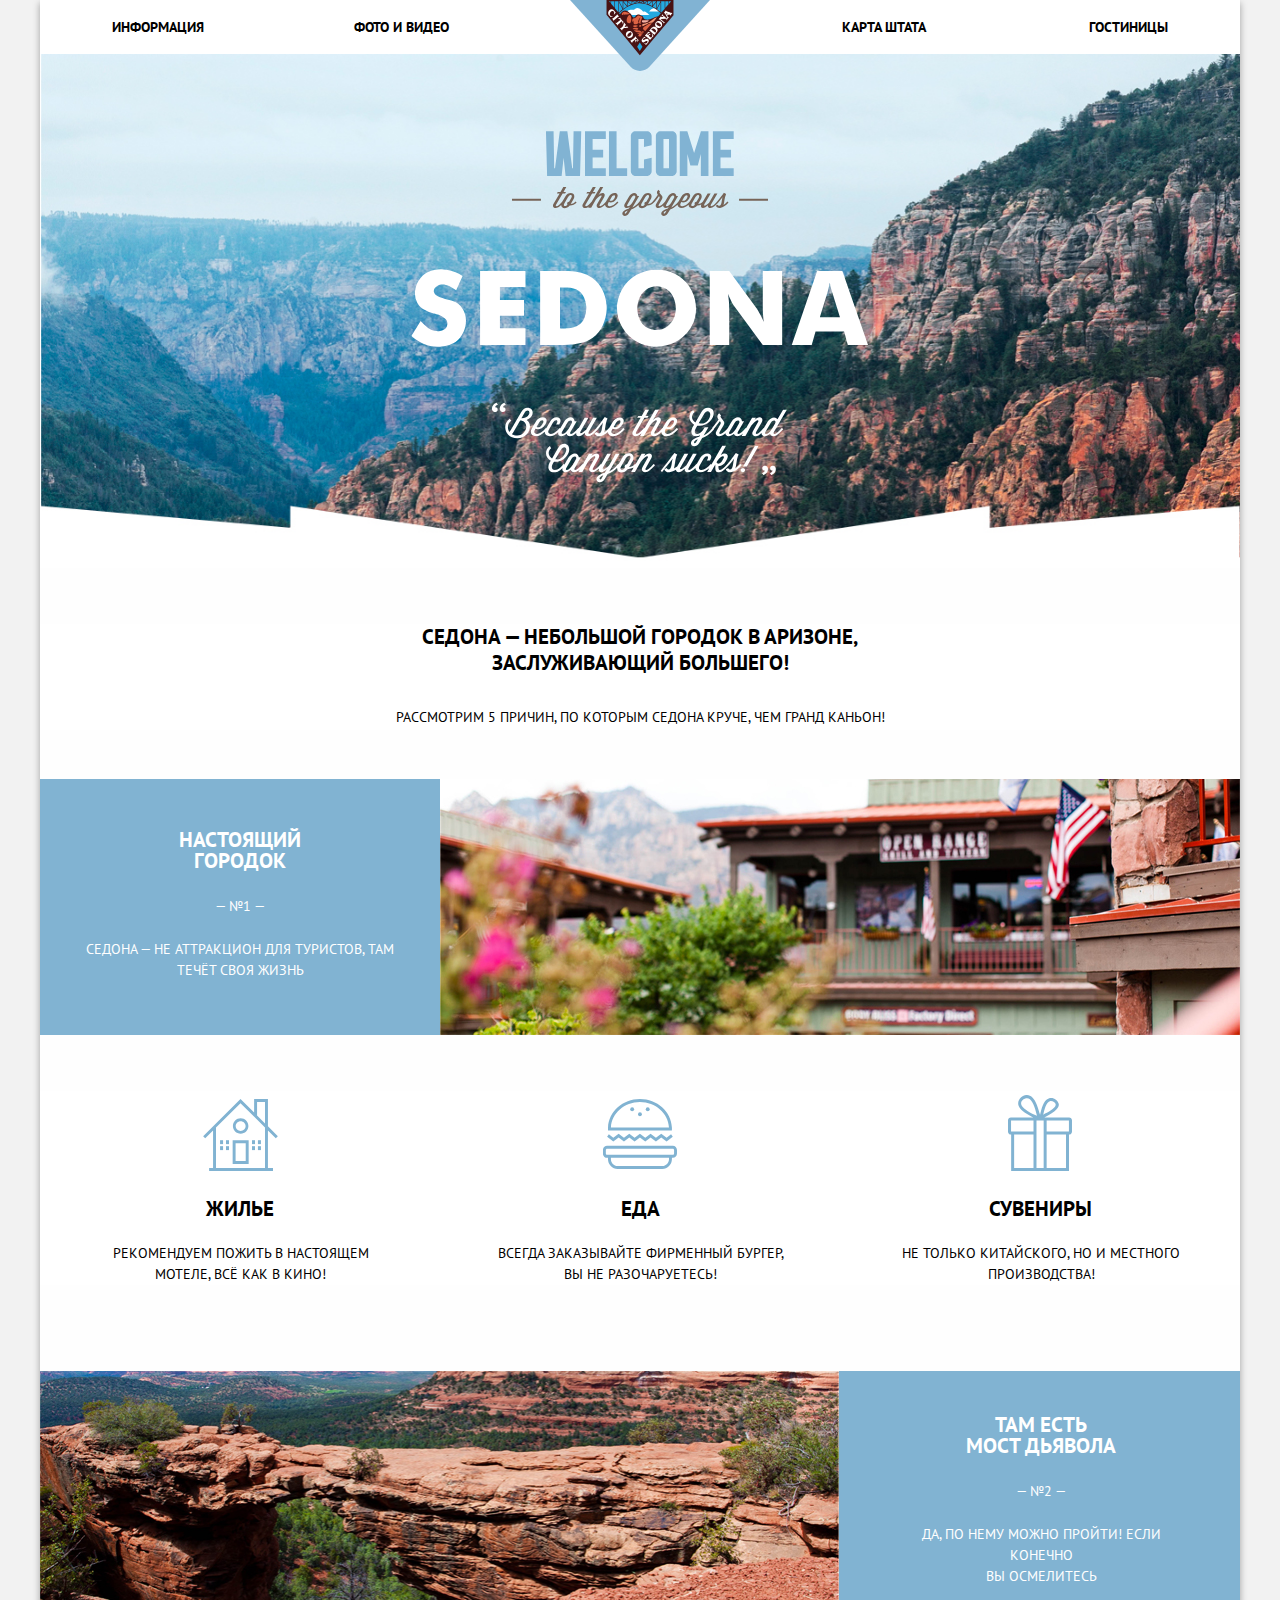
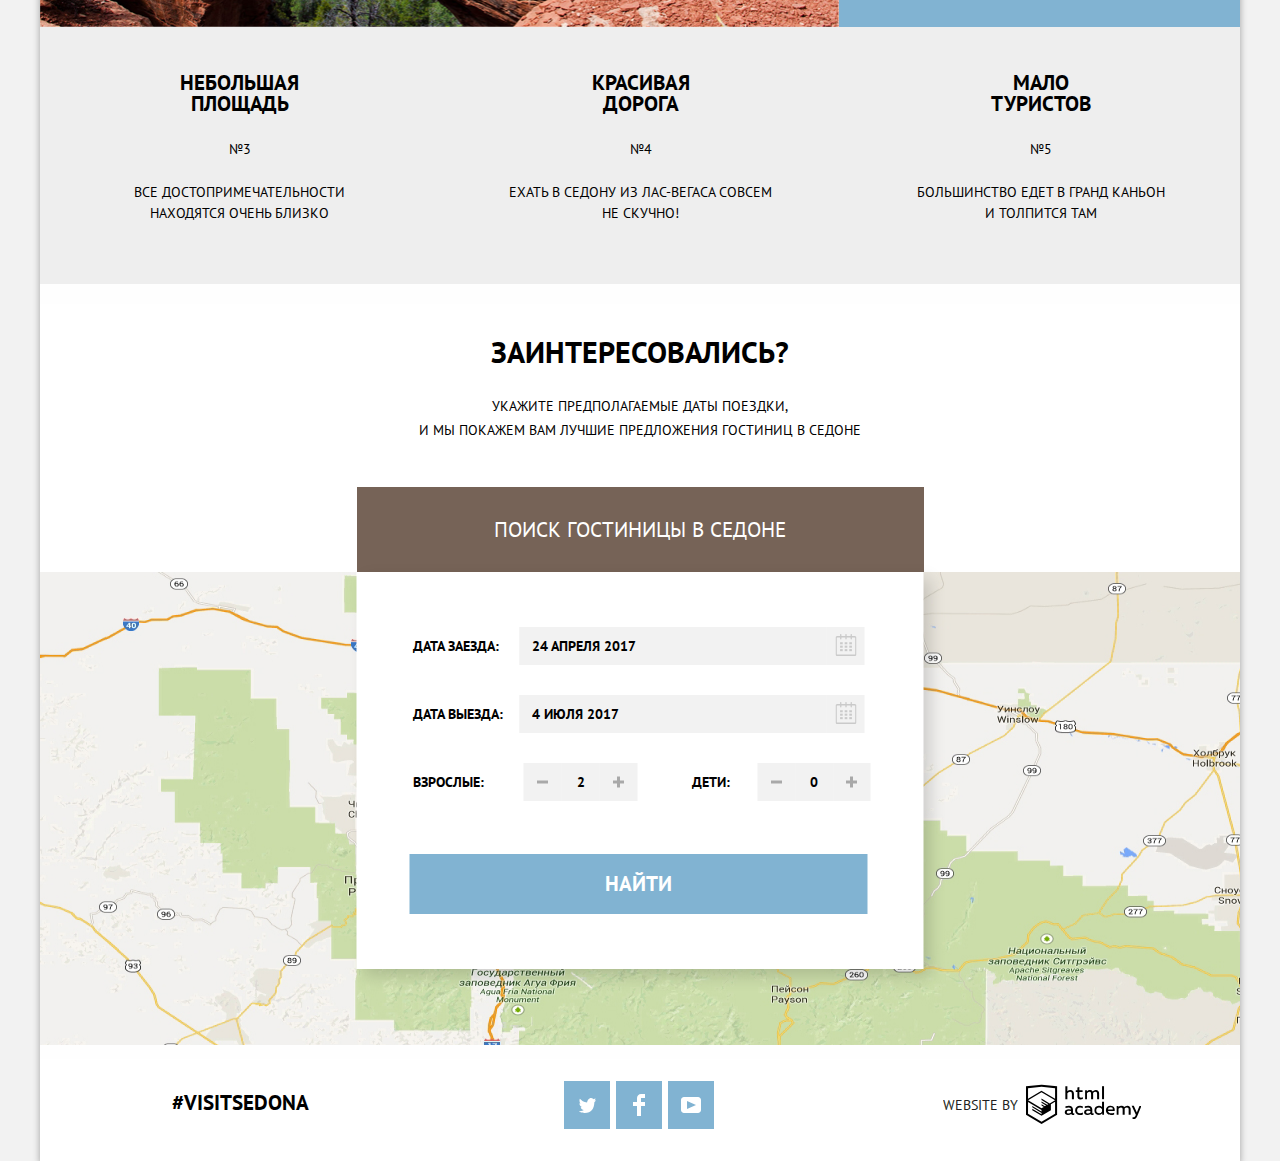
<file: index.html>
<!DOCTYPE html>
<html lang="ru">
   <head>
      <meta charset="utf-8">
         <title>SEDONA </title>
         <link rel="stylesheet" type="text/css" href="css/normalize.css">
         <link href="https://fonts.googleapis.com/css?family=PT+Sans:400,700&amp;subset=cyrillic" rel="stylesheet">
         <link rel="stylesheet" type="text/css" href="css/styles.min.css">
   </head>
   <body>
      <div class="wrap">
         <header class="main-header">
            <nav class="main-navigation">
               <ul class="site-navigation">
                  <li class="navigation-item site-nav-info"><a href="info.html">ИНФОРМАЦИЯ</a></li>
                  <li class="navigation-item site-nav-gallery"><a href="gallery.html">ФОТО И ВИДЕО</a></li>
                  <li class="navigation-item site-nav-map"><a href="map.html">КАРТА ШТАТА</a></li>
                  <li class="navigation-item site-nav-hotels"><a href="sedona_hotels.html">ГОСТИНИЦЫ</a></li>
               </ul>
            </nav>
            <a class="main-header-logo"><img src="img/logo.svg" alt="Логотип Седона" width="140" height="71"></a>
         </header>

         <main class="container">

            <section class="picture">
               <img class="main-picture" src="img/main_index.jpg" alt="Главная картинка" width="1200" height="504">
               <div class="main-picture-welcome"></div>
            </section>

            <section class="advantage-list">
               <div class="designation">
                  <h1> Седона — небольшой городок в Аризоне,<br> заслуживающий большего!</h1>
                  <p>Рассмотрим 5 причин, по которым Седона круче, чем гранд каньон!</p>
               </div>
               <ul class="advantage">
                  <li>
                     <div class="advantage-1">
                        <div class="advantage-item-1">
                           <h2>НАСТОЯЩИЙ<br> ГОРОДОК</h2>
                           <p class="advantage-number">— №1 —</p>
                           <p class="advantage-text">Седона — не аттракцион для туристов, там течёт своя жизнь</p>
                        </div>
                        <div class="advantage-1-pic">
                           <img class="pic-1" src="img/index_pic1.jpg" alt="Картинка-1" width="800" height="256">
                        </div>
                     </div>
                  </li>
                  <li>
                     <div class="advantage-4">
                        <ul class="advantage flex">
                           <li class="advantage-item-accomodation">
                              <h3>Жилье</h3>
                              <p>Рекомендуем пожить в настоящем мотеле, всё как в кино!</p>
                           </li>
                           <li class="advantage-item-food">
                              <h3>Еда</h3>
                              <p>Всегда заказывайте фирменный бургер, вы не разочаруетесь!</p>
                           </li>
                           <li class="advantage-item-gifts">
                              <h3>Сувениры</h3>
                              <p>Не только китайского, но и местного производства!</p>
                           </li>
                        </ul>
                     </div>
                  </li>
                  <li>
                     <div class="advantage-2">
                        <div class="advantage-2-pic">
                           <img class="pic-1" src="img/index_pic2.jpg" alt="Картинка-2" width="800" height="256">
                        </div>
                        <div class="advantage-item-2">
                           <h2>ТАМ ЕСТЬ<br> МОСТ ДЬЯВОЛА</h2>
                           <p class="advantage-number">— №2 —</p>
                           <p class="advantage-text">Да, по нему можно пройти! Если конечно<br> вы осмелитесь </p>
                        </div>
                     </div>
                  </li>
                  <li>
                     <div class="advantages">
                        <ul class="flex">
                           <li  class="advantage-item-3">
                              <h2>НЕБОЛЬШАЯ<br> ПЛОЩАДЬ</h2>
                              <p class="advantage-number"> №3 </p>
                              <p class="advantage-text">Все достопримечательности находятся очень близко</p>
                           </li>
                           <li  class="advantage-item-4">
                              <h2>КРАСИВАЯ<br> ДОРОГА</h2>
                              <p class="advantage-number">№4 </p>
                              <p class="advantage-text">Ехать в Седону из Лас-Вегаса совсем не скучно!</p>
                           </li>
                           <li  class="advantage-item-5">
                              <h2>МАЛО<br> ТУРИСТОВ</h2>
                              <p class="advantage-number">№5 </p>
                              <p class="advantage-text">Большинство едет в гранд каньон и толпится там</p>
                           </li>
                        </ul>
                     </div>
                  </li>
               </ul>             
            </section>

            <section class="form">
               <div class="hotels-form">
                  <h3>ЗАИНТЕРЕСОВАЛИСЬ?</h3>
                  <p>Укажите предполагаемые даты поездки,<br> и мы покажем вам лучшие предложения гостиниц в седоне</p>
                  <button class="hotels-search" type="button">ПОИСК ГОСТИНИЦЫ В СЕДОНЕ</button>
               </div>
               <form class="hotels-search-form modal-show modal-show-animation" action="https://echo.htmlacademy.ru" method="get">
                  <div class="form-1">
                     <label>Дата заезда:<input class="appointment-item-date1" type="text" name="date" value="24 апреля 2017"></label>
                     <button class="btn-calendar" type="button">
                        <span class="visually-hidden">календарь</span>
                        <svg version="1.1" id="Layer_1" xmlns="http://www.w3.org/2000/svg" xmlns:xlink="http://www.w3.org/1999/xlink" x="0px" y="0px" width="21px" height="22px" viewBox="0 0 21 22" enable-background="new 0 0 21 22" xml:space="preserve">
                           <g id="calendar_1_">
                              <path d="M19.251,2.025h-2.845V0.648c0-0.381-0.294-0.689-0.656-0.689c-0.363,0-0.656,0.308-0.656,0.689v1.377h-3.938V0.648
                              c0-0.381-0.294-0.689-0.655-0.689c-0.363,0-0.657,0.308-0.657,0.689v1.377H5.906V0.648c0-0.381-0.294-0.689-0.656-0.689
                              c-0.363,0-0.657,0.308-0.657,0.689v1.377H1.75C0.784,2.025,0,2.847,0,3.862v16.302C0,21.179,0.784,22,1.75,22h17.501
                              C20.217,22,21,21.179,21,20.164V3.862C21,2.847,20.217,2.025,19.251,2.025z M19.688,20.164c0,0.253-0.195,0.459-0.437,0.459H1.75
                              c-0.241,0-0.438-0.206-0.438-0.459V3.862c0-0.253,0.196-0.459,0.438-0.459h2.844v1.378c0,0.381,0.294,0.689,0.657,0.689
                              c0.362,0,0.656-0.308,0.656-0.689V3.403h3.938v1.378c0,0.381,0.294,0.689,0.657,0.689c0.361,0,0.655-0.308,0.655-0.689V3.403h3.938
                              v1.378c0,0.381,0.293,0.689,0.656,0.689c0.362,0,0.656-0.308,0.656-0.689V3.403h2.845c0.241,0,0.437,0.206,0.437,0.459V20.164z"/>
                              <rect x="4.594" y="8.225" width="2.625" height="2.066"/>
                              <rect x="4.594" y="11.668" width="2.625" height="2.067"/>
                              <rect x="4.594" y="15.112" width="2.625" height="2.066"/>
                              <rect x="9.188" y="15.112" width="2.625" height="2.066"/>
                              <rect x="9.188" y="11.668" width="2.625" height="2.067"/>
                              <rect x="9.188" y="8.225" width="2.625" height="2.066"/>
                              <rect x="13.781" y="15.112" width="2.625" height="2.066"/>
                              <rect x="13.781" y="11.668" width="2.625" height="2.067"/>
                              <rect x="13.781" y="8.225" width="2.625" height="2.066"/>
                           </g>
                        </svg>   
                     </button>
                  </div>
                  <div class="form-1">
                     <label>Дата выезда:<input class="appointment-item-date2" type="text" name="date" value="4 июля 2017"></label>
                     <button class="btn-calendar" type="button">
                        <span class="visually-hidden">календарь</span>
                        <svg version="1.1" xmlns="http://www.w3.org/2000/svg" xmlns:xlink="http://www.w3.org/1999/xlink" x="0px" y="0px" width="21px" height="22px" viewBox="0 0 21 22" enable-background="new 0 0 21 22" xml:space="preserve">
                           <g>
                              <path d="M19.251,2.025h-2.845V0.648c0-0.381-0.294-0.689-0.656-0.689c-0.363,0-0.656,0.308-0.656,0.689v1.377h-3.938V0.648
                              c0-0.381-0.294-0.689-0.655-0.689c-0.363,0-0.657,0.308-0.657,0.689v1.377H5.906V0.648c0-0.381-0.294-0.689-0.656-0.689
                              c-0.363,0-0.657,0.308-0.657,0.689v1.377H1.75C0.784,2.025,0,2.847,0,3.862v16.302C0,21.179,0.784,22,1.75,22h17.501
                              C20.217,22,21,21.179,21,20.164V3.862C21,2.847,20.217,2.025,19.251,2.025z M19.688,20.164c0,0.253-0.195,0.459-0.437,0.459H1.75
                              c-0.241,0-0.438-0.206-0.438-0.459V3.862c0-0.253,0.196-0.459,0.438-0.459h2.844v1.378c0,0.381,0.294,0.689,0.657,0.689
                              c0.362,0,0.656-0.308,0.656-0.689V3.403h3.938v1.378c0,0.381,0.294,0.689,0.657,0.689c0.361,0,0.655-0.308,0.655-0.689V3.403h3.938
                              v1.378c0,0.381,0.293,0.689,0.656,0.689c0.362,0,0.656-0.308,0.656-0.689V3.403h2.845c0.241,0,0.437,0.206,0.437,0.459V20.164z"/>
                              <rect x="4.594" y="8.225" width="2.625" height="2.066"/>
                              <rect x="4.594" y="11.668" width="2.625" height="2.067"/>
                              <rect x="4.594" y="15.112" width="2.625" height="2.066"/>
                              <rect x="9.188" y="15.112" width="2.625" height="2.066"/>
                              <rect x="9.188" y="11.668" width="2.625" height="2.067"/>
                              <rect x="9.188" y="8.225" width="2.625" height="2.066"/>
                              <rect x="13.781" y="15.112" width="2.625" height="2.066"/>
                              <rect x="13.781" y="11.668" width="2.625" height="2.067"/>
                              <rect x="13.781" y="8.225" width="2.625" height="2.066"/>
                           </g>
                        </svg>
                     </button>
                  </div>
                  <div class="form-bottom">
                     <div class="form-1-1">
                        <label class="form1-adlts">Взрослые:</label>
                        <button class="btn-minus" type="button">-</button>
                        <input class="appointment-item" type="text" name="adults" value="2">
                        <button class="btn-plus" type="button">+</button>
                     </div>
                     <div class="form-1-1">
                        <label class="form1-chld">Дети:</label>
                        <button class="btn-minus" type="button">-</button>
                        <input class="appointment-item" type="text" name="children" value="0">
                        <button class="btn-plus" type="button">+</button>
                     </div>
                  </div>
                  <button class="btn-hotel-seach" type="submit">Найти</button>
               </form>
            </section>

            <section class="map">
               <iframe src="https://www.google.com/maps/embed?pb=!1m18!1m12!1m3!1d212618.3331814431!2d-111.9325035041341!3d34.84298014997811!2m3!1f0!2f0!3f0!3m2!1i1024!2i768!4f13.1!3m3!1m2!1s0x872da132f942b00d%3A0x5548c523fa6c8efd!2z0KHQtdC00L7QvdCwLCDQkNGA0LjQt9C-0L3QsCA4NjMzNiwg0KHQqNCQ!5e0!3m2!1sru!2sru!4v1546951305946" width="1200" height="473" style="border:0" allowfullscreen>
               </iframe>
               <img src="img/map.jpg" alt="map" width="1200" height="473">
            </section>
            
         </main>

         <footer class="main-footer">
            <p class="footer-visitsedona">#VISITSEDONA</p>
            <ul class="footer-social">
               <li>
                  <a class="social-btn" href="#">
                     <span class="visually-hidden"> Твитер</span>
                     <svg fill="#FFFFFF" xmlns="http://www.w3.org/2000/svg" width="17px" height="15px" viewBox="0 0 17 15">
                        <path d="M10.95,0.144c1.685-0.496,2.984,0.27,3.577,1.179c0.673-0.231,1.331-0.481,2.011-0.708
                        c-0.004,0.861-0.522,1.513-0.857,1.768c0.685,0.17,1.304-0.491,1.304-0.491c-0.169,1-1.006,1.788-1.563,2.024
                        c-0.231,6.75-3.175,11.217-10.077,11.082c-0.522,0,0.075,0-0.446,0c-0.41,0-4.164-0.46-4.898-1.887
                        c2.271,0.196,3.893-0.422,4.693-1.177c-0.96-0.3-2.679-0.477-2.979-2.95C2.064,9.09,2.279,9.212,2.905,9.103
                        C1.705,8.247,0.374,7.53,0.448,5.33c0.285,0.328,1.067,0.536,1.34,0.472c-0.703-0.241-1.97-3.36-0.894-4.952
                        c1.818,1.854,3.735,3.606,7.152,3.773C8.254,2.33,9.183,0.793,10.95,0.144z"/>
                     </svg>
                  </a>
               </li>
               <li>
                  <a class="social-btn" href="#">
                     <span class="visually-hidden">Фейсбук</span>
                     <svg fill="#FFFFFF" version="1.1" id="Layer_2" xmlns="http://www.w3.org/2000/svg" xmlns:xlink="http://www.w3.org/1999/xlink" x="0px" y="0px" width="12px" height="22px" viewBox="0 0 12 22" enable-background="new 0 0 12 22" xml:space="preserve">
                        <path d="M12,4V0H8C5.791,0,4,1.791,4,4v4H0v4h4v10h4V12h4V8H8V4H12z"/>
                     </svg>
                  </a>
               </li>
               <li>
                  <a class="social-btn" href="#">
                     <span class="visually-hidden">Ютуб</span>
                     <svg fill="#FFFFFF" version="1.1" xmlns="http://www.w3.org/2000/svg" xmlns:xlink="http://www.w3.org/1999/xlink" x="0px" y="0px" width="20px" height="16px" viewBox="0 0 20 16" enable-background="new 0 0 20 16" xml:space="preserve">
                        <path d="M17,0H3C1.35,0,0,1.35,0,3v10c0,1.65,1.35,3,3,3h14c1.65,0,3-1.35,3-3V3C20,1.35,18.65,0,17,0z
                        M6.027,11.998V4.002L15.014,8L6.027,11.998z"/>
                     </svg>
                  </a>
               </li>
            </ul>
            <p class="footer-copyright">
               <a class="htmlacademy" href="https://htmlacademy.ru/intensive/htmlcss">
                  <span class="copyright"> WEBSITE BY </span>
                  <svg data-name="Layer 1" xmlns="http://www.w3.org/2000/svg" width="115px" height="41" viewBox="0 0 113 39">
                     <title>logo_name</title>
                     <path d="M401.93,351.51a2.07,2.07,0,0,0,.58-0.11v1.4a3.41,3.41,0,0,1-1.24.22,1.75,1.75,0,0,1-1.75-1,5.08,5.08,0,0,1-3.3,1.13c-1.59,0-3.06-.87-3.06-2.68,0-2.24,2.08-2.93,3.9-2.93a11.63,11.63,0,0,1,2.28.26v-0.31c0-1.09-.8-1.86-2.3-1.86a7.79,7.79,0,0,0-3.15.67v-1.79a10.72,10.72,0,0,1,3.35-.58c2.48,0,4,1.18,4,3.83v3.14A0.57,0.57,0,0,0,401.93,351.51Zm-6.76-1.19a1.42,1.42,0,0,0,1.64,1.29,3.56,3.56,0,0,0,2.53-1V349.1a10.21,10.21,0,0,0-1.9-.22C396.34,348.89,395.17,349.23,395.17,350.33Z" transform="translate(-355.09 -323.29)" />
                     <path d="M408.15,343.91a5.29,5.29,0,0,1,2.7.67v1.79a4.28,4.28,0,0,0-2.42-.73,2.89,2.89,0,1,0,0,5.76,5.26,5.26,0,0,0,2.55-.67v1.8a6.58,6.58,0,0,1-2.9.6,4.42,4.42,0,0,1-4.72-4.54A4.54,4.54,0,0,1,408.15,343.91Z" transform="translate(-355.09 -323.29)" />
                     <path d="M420.93,351.51a2.07,2.07,0,0,0,.58-0.11v1.4a3.41,3.41,0,0,1-1.24.22,1.75,1.75,0,0,1-1.75-1,5.08,5.08,0,0,1-3.3,1.13c-1.59,0-3.06-.87-3.06-2.68,0-2.24,2.08-2.93,3.9-2.93a11.63,11.63,0,0,1,2.28.26v-0.31c0-1.09-.8-1.86-2.3-1.86a7.79,7.79,0,0,0-3.15.67v-1.79a10.72,10.72,0,0,1,3.35-.58c2.48,0,4,1.18,4,3.83v3.14A0.57,0.57,0,0,0,420.93,351.51Zm-6.76-1.19a1.42,1.42,0,0,0,1.64,1.29,3.56,3.56,0,0,0,2.53-1V349.1a10.21,10.21,0,0,0-1.9-.22C415.33,348.89,414.17,349.23,414.17,350.33Z" transform="translate(-355.09 -323.29)" />
                     <path d="M431.76,340.14V352.9H430v-1.39a4.07,4.07,0,0,1-3.35,1.62,4.62,4.62,0,0,1,0-9.22,4,4,0,0,1,3.15,1.37v-5.14h2ZM427,345.62a2.9,2.9,0,0,0,0,5.8,3,3,0,0,0,2.79-1.84v-2.13A3.06,3.06,0,0,0,427,345.62Z" transform="translate(-355.09 -323.29)" />
                     <path d="M438.08,343.91c3.48,0,4.68,2.81,4.12,5.34h-6.58c0.22,1.57,1.75,2.22,3.35,2.22a6.41,6.41,0,0,0,2.77-.62v1.68a7.5,7.5,0,0,1-3.14.6c-2.68,0-5-1.53-5-4.61A4.39,4.39,0,0,1,438.08,343.91Zm0.09,1.62a2.39,2.39,0,0,0-2.57,2.26h4.85A2.06,2.06,0,0,0,438.17,345.53Z" transform="translate(-355.09 -323.29)" />
                     <path d="M444.19,352.9v-8.75h1.73v1.09a4,4,0,0,1,2.92-1.33,3,3,0,0,1,2.73,1.4,4.33,4.33,0,0,1,3.06-1.4,3.21,3.21,0,0,1,3.32,3.52v5.47h-2v-5.41a1.67,1.67,0,0,0-1.73-1.84,2.94,2.94,0,0,0-2.17,1.18c0,0.2,0,.4,0,0.6v5.47h-2v-5.41a1.67,1.67,0,0,0-1.73-1.84,3.11,3.11,0,0,0-2.32,1.35v5.91h-2Z" transform="translate(-355.09 -323.29)" />
                     <path d="M466.56,344.15h2l-4.1,9.93c-0.95,2.28-2.19,3-3.52,3a5,5,0,0,1-1.15-.15v-1.66a3,3,0,0,0,.89.13c0.95,0,1.66-.67,2.17-2l0.18-.44-4.16-8.82H461l3,6.6Z" transform="translate(-355.09 -323.29)" />
                     <path d="M395.75,324.82v5a4,4,0,0,1,2.83-1.2,3.41,3.41,0,0,1,3.61,3.57v5.41h-2v-5.16a1.9,1.9,0,0,0-2-2.1,3.08,3.08,0,0,0-2.44,1.46v5.8h-2V324.82h2Z" transform="translate(-355.09 -323.29)" />
                     <path d="M407.52,325.71v3.12h3.17v1.71h-3.17v4c0,1.15.53,1.53,1.66,1.53a4.71,4.71,0,0,0,1.77-.35v1.68a7.14,7.14,0,0,1-2.35.38,2.68,2.68,0,0,1-3-2.88v-4.38H404v-1.71h1.57v-2.64Z" transform="translate(-355.09 -323.29)" />
                     <path d="M413.19,337.58v-8.75h1.73v1.09a4,4,0,0,1,2.92-1.33,3,3,0,0,1,2.73,1.4,4.33,4.33,0,0,1,3.06-1.4,3.21,3.21,0,0,1,3.32,3.52v5.47h-2v-5.41a1.67,1.67,0,0,0-1.73-1.84,2.94,2.94,0,0,0-2.17,1.18c0,0.2,0,.4,0,0.6v5.47h-2v-5.41a1.67,1.67,0,0,0-1.73-1.84,3.11,3.11,0,0,0-2.32,1.35v5.91h-2Z" transform="translate(-355.09 -323.29)" />
                     <rect x="74.72" y="1.52" width="1.95" height="12.76" />
                     <path d="M370.53,323.31l-0.16,0-15.28,1.6v28L370.37,362l15.28-9.09v-28Zm13.12,28.45-13.28,7.9-13.28-7.9V340.28l13.22,7.87,0,1.43-9.07-5.4v1.38l9.11,5.47,0,1.46-9.1-5.42v1.38l9.11,5.47h0l9.19-5.5v-1.39h0v-4.52l4.1-2.45v11.67Zm0-13.16L380,340.74h0l-1.68,1-8-4.76v1.38l6.84,4.07-0.06,0-0.15.09-1,.57-5.64-3.36v1.38l4.45,2.65-1.05.7,0,0-3.36-2v1.38l2.21,1.3-2.25,1.35-13.16-7.82,13.17-7.92h0Zm0-1.39-13.35-7.87h0l-13.2,7.86v-10.5l13.28-1.39,13.28,1.39v10.51Z" transform="translate(-355.09 -323.29)" />
                  </svg>
               </a>
            </p>
         </footer>
      </div>
      <script src="js/js.min.js"></script>
   </body>
</html>
</file>
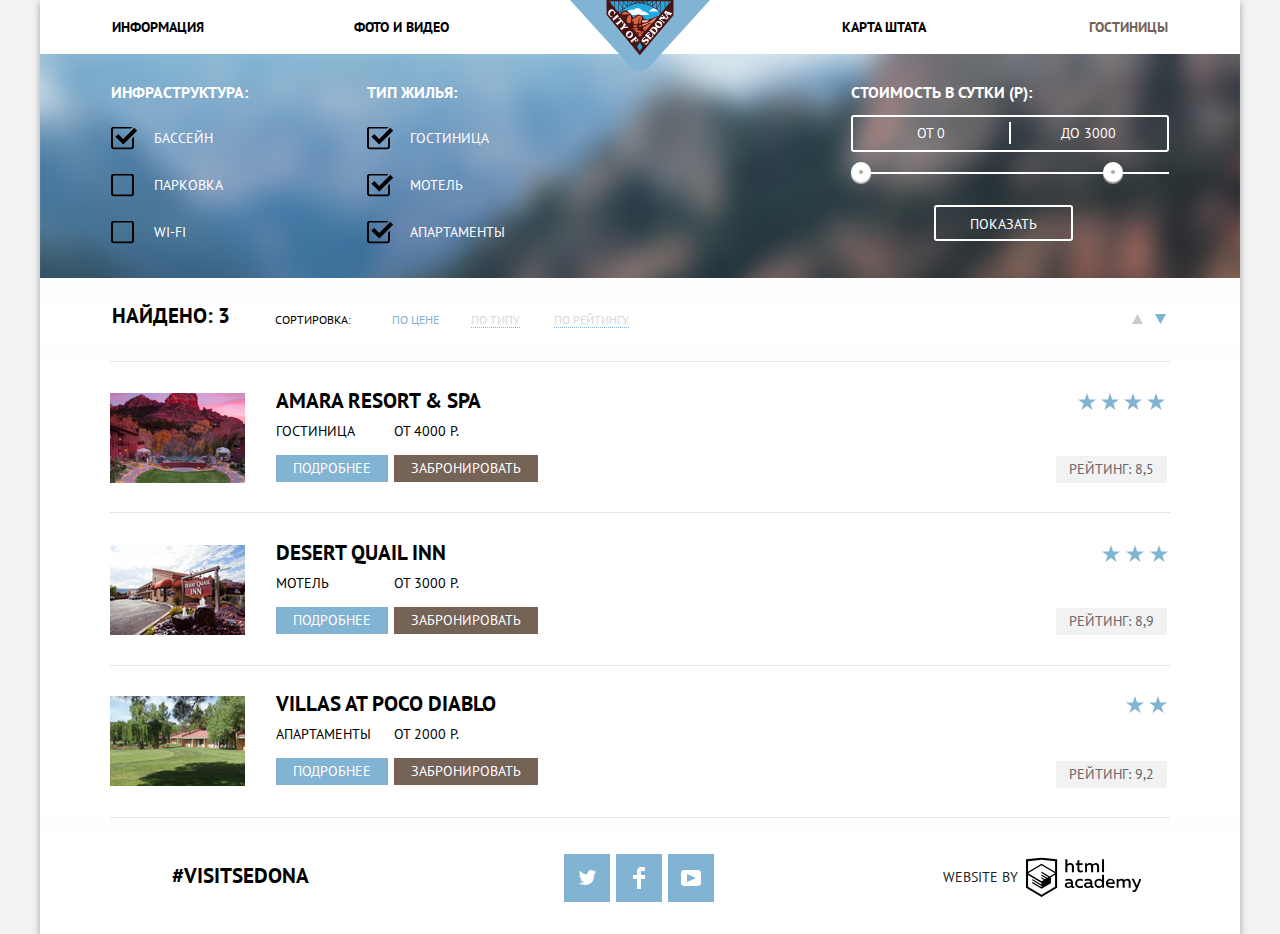
<file: sedona_hotels.html>
<!DOCTYPE html>
<html lang="ru">
   <head>
      <meta charset="utf-8">
      <title>SEDONA hotels</title>
      <link rel="stylesheet" type="text/css" href="css/normalize.css">
      <link href="https://fonts.googleapis.com/css?family=PT+Sans:400,700&amp;subset=cyrillic" rel="stylesheet">
      <link rel="stylesheet" type="text/css" href="css/styles.min.css">
   </head>
   <body>
      <div class="wrap">
         <header class="main-header">
            <nav class="main-navigation">
               <ul class="site-navigation">
                  <li class="navigation-item site-nav-info"><a href="info.html">ИНФОРМАЦИЯ</a></li>
                  <li class="navigation-item site-nav-gallery"><a href="gallery.html">ФОТО И ВИДЕО</a></li>
                  <li class="navigation-item site-nav-map"><a href="map.html">КАРТА ШТАТА</a></li>
                  <li class="site-navigation-current site-nav-hotels">ГОСТИНИЦЫ</li>
               </ul>
            </nav>
            <a class="main-header-logo" href="index.html"><img src="img/logo.svg" alt="Логотип Седона" width="140" height="71"></a>
         </header>
         
         <main>
            <section class="form-page2">
               <form action="https://echo.htmlacademy.ru" method="get">
                  <div class="accommodation">
                     <fieldset class="form-2">
                        <legend>Инфраструктура:</legend>
                        <p>
                           <label class="sort-label">
                              <input class="visually-hidden" type="checkbox" name="pool" checked>
                              <span class="sort-title">Бассейн</span>
                           </label>
                        </p>
                        <p>
                           <label class="sort-label">
                              <input class="visually-hidden" type="checkbox" name="pool">
                              <span class="sort-title">Парковка</span>
                           </label>
                        </p>
                        <p>
                           <label class="sort-label">
                              <input class="visually-hidden" type="checkbox" name="pool">
                              <span class="sort-title">Wi-Fi</span>
                           </label>
                        </p>
                     </fieldset>
                  </div>
                  <div class="type">
                     <fieldset class="form-2">
                        <legend>Тип жилья:</legend>
                        <p>
                           <label class="sort-label">
                              <input class="visually-hidden" type="checkbox" name="pool" checked>
                              <span class="sort-title">Гостиница</span>
                           </label>
                        </p>
                        <p>
                           <label class="sort-label">
                              <input class="visually-hidden" type="checkbox" name="pool" checked>
                              <span class="sort-title">Мотель</span>
                           </label>
                        </p>
                        <p>
                           <label class="sort-label">
                              <input class="visually-hidden" type="checkbox" name="pool" checked>
                              <span class="sort-title">Апартаменты</span>
                           </label>
                        </p>
                     </fieldset>
                  </div>
                  <div class="price">
                     <fieldset class="price-filters">
                        <legend>Стоимость в сутки (Р):</legend>
                        <div class="price-controls">
                           <label class="min-price"><input name="min-price" type="text" value="от 0"></label>
                           <label class="max-price"> <input name="max-price" type="text" value="до 3000"></label>
                        </div>
                        <div class="range-controls">
                           <div class="scale">
                              <div class="toggle-min"></div>
                              <div class="toggle-max"></div>
                           </div>
                         </div>
                     </fieldset>
                     <button class="form-2-button" type="button">Показать</button>
                  </div>
               </form>
            </section>

            <div class="filters">
               <strong class="result">Найдено: 3</strong>
               <p class="sorting">Сортировка:</p>
               <ul class="filters-list">
                  <li class="filters-current"><a class="filter-price active" href="price.html">По цене</a></li>
                  <li><a class="filter-type" href="type.html">По типу</a></li>
                  <li><a class="filter-rating" href="rating.html">По рейтингу</a></li>
               </ul>
               <ul class="filters-list-2">
                  <li>
                     <a class="dir-up" href="button.html">
                        <span class="visually-hidden">По возрастанию</span>
                        <svg fill="#cacaca" version="1.1" id="Layer_1" xmlns="http://www.w3.org/2000/svg" xmlns:xlink="http://www.w3.org/1999/xlink" x="0px" y="0px" width="11px" height="10px" viewBox="0 0 11 10" enable-background="new 0 0 11 10" xml:space="preserve">
                           <polygon points="5.5,0 0,10 11,10 "/>
                        </svg>
                     </a>
                  </li>
                  <li>
                     <a class="dir-down active"  href="button.html">
                        <span class="visually-hidden">По убыванию</span>
                        <svg  fill="#cacaca" version="1.1" xmlns="http://www.w3.org/2000/svg" xmlns:xlink="http://www.w3.org/1999/xlink" x="0px" y="0px" width="11px" height="10px" viewBox="0 0 11 10" enable-background="new 0 0 11 10" xml:space="preserve">
                           <polyline  points="5.5,10 0,0 11,0 "/>
                        </svg>
                     </a>
                  </li>
               </ul>
            </div>

            <section class="hotels">
               <h2 class="visually-hidden">Список отелей</h2>
               <ul class="hotels-list">
                  <li class="hotel1">
                     <p class="hotel-img">
                        <img src="img/hotel1.jpg" alt="Amara Resort & Spa" width="135" height="90">
                     </p>
                     <div class="hotel-info">
                        <a href="Amara.html">
                           <h3 class="hotel_name"> Amara Resort & Spa</h3>
                        </a>
                        <div class="hotel-descr">
                           <div class="hotel-column">
                              <p>Гостиница</p>
                              <a class="btn-more" href="#">Подробнее</a>
                           </div>
                           <div class="hotel-column">
                              <p>От 4000 Р.</p>
                              <a class="btn-book" href="#">Забронировать</a>
                           </div> 
                        </div>
                     </div>
                     <div class="rating">
                        <p class="visually-hidden">4 звезды</p>
                        <div class="four-stars"></div>
                        <p class="hotel-rating">Рейтинг: 8,5</p>
                     </div>
                  </li>
                  <li class="hotel2">
                     <p class="hotel-img">
                        <img src="img/hotel2.jpg" alt="Desert Quail Inn" width="135" height="90">
                     </p>
                     <div class="hotel-info">
                        <a href="DQInn.html">
                           <h3 class="hotel_name">Desert Quail Inn</h3>
                        </a>
                        <div class="hotel-descr">
                           <div class="hotel-column">
                              <p>Мотель</p>
                              <a class="btn-more" href="#">Подробнее</a>
                           </div>
                           <div class="hotel-column">
                              <p>От 3000 Р.</p>
                              <a class="btn-book" href="#">Забронировать</a>
                           </div>
                        </div>
                     </div>
                     <div class="rating">
                        <p class="visually-hidden">3 звезды</p>
                        <div class="three-stars"></div>
                        <p class="hotel-rating">Рейтинг: 8,9</p>
                     </div>
                  </li>
                  <li class="hotel3">
                     <p class="hotel-img">
                        <img src="img/hotel3.jpg" alt="Villas at Poco Diablo" width="135" height="90">
                     </p>
                     <div class="hotel-info">
                        <a href="PocoDiablo.html">
                           <h3 class="hotel_name">Villas at Poco Diablo</h3>
                        </a>
                        <div class="hotel-descr">
                           <div class="hotel-column">
                              <p>Апартаменты</p>
                              <a class="btn-more" href="#">Подробнее</a>
                           </div>
                           <div class="hotel-column">
                              <p>От 2000 Р.</p>
                              <a class="btn-book" href="#">Забронировать</a>
                           </div>
                        </div>
                     </div>
                     <div class="rating">
                        <p class="visually-hidden">2 звезды</p>
                        <div class="two-stars"></div>
                        <p class="hotel-rating">Рейтинг: 9,2</p>
                     </div>
                  </li>
               </ul>
            </section>

         </main>

         <footer class="main-footer">
            <p class="footer-visitsedona">#VISITSEDONA</p>
            <ul class="footer-social">
               <li>
                  <a class="social-btn" href="#">
                     <span class="visually-hidden"> Твитер</span>
                     <svg fill="#FFFFFF" xmlns="http://www.w3.org/2000/svg" width="17px" height="15px" viewBox="0 0 17 15">
                        <path d="M10.95,0.144c1.685-0.496,2.984,0.27,3.577,1.179c0.673-0.231,1.331-0.481,2.011-0.708
                        c-0.004,0.861-0.522,1.513-0.857,1.768c0.685,0.17,1.304-0.491,1.304-0.491c-0.169,1-1.006,1.788-1.563,2.024
                        c-0.231,6.75-3.175,11.217-10.077,11.082c-0.522,0,0.075,0-0.446,0c-0.41,0-4.164-0.46-4.898-1.887
                        c2.271,0.196,3.893-0.422,4.693-1.177c-0.96-0.3-2.679-0.477-2.979-2.95C2.064,9.09,2.279,9.212,2.905,9.103
                        C1.705,8.247,0.374,7.53,0.448,5.33c0.285,0.328,1.067,0.536,1.34,0.472c-0.703-0.241-1.97-3.36-0.894-4.952
                        c1.818,1.854,3.735,3.606,7.152,3.773C8.254,2.33,9.183,0.793,10.95,0.144z"/>
                     </svg>
                  </a>
               </li>
               <li>
                  <a class="social-btn" href="#">
                     <span class="visually-hidden">Фейсбук</span>
                     <svg fill="#FFFFFF" version="1.1" id="Layer_2" xmlns="http://www.w3.org/2000/svg" xmlns:xlink="http://www.w3.org/1999/xlink" x="0px" y="0px" width="12px" height="22px" viewBox="0 0 12 22" enable-background="new 0 0 12 22" xml:space="preserve">
                        <path d="M12,4V0H8C5.791,0,4,1.791,4,4v4H0v4h4v10h4V12h4V8H8V4H12z"/>
                     </svg>
                  </a>
               </li>
               <li>
                  <a class="social-btn" href="#">
                     <span class="visually-hidden">Ютуб</span>
                     <svg fill="#FFFFFF" version="1.1" xmlns="http://www.w3.org/2000/svg" xmlns:xlink="http://www.w3.org/1999/xlink" x="0px" y="0px" width="20px" height="16px" viewBox="0 0 20 16" enable-background="new 0 0 20 16" xml:space="preserve">
                        <path d="M17,0H3C1.35,0,0,1.35,0,3v10c0,1.65,1.35,3,3,3h14c1.65,0,3-1.35,3-3V3C20,1.35,18.65,0,17,0z
                        M6.027,11.998V4.002L15.014,8L6.027,11.998z"/>
                     </svg>
                  </a>
               </li>
            </ul>
            <p class="footer-copyright">
               <a class="htmlacademy" href="https://htmlacademy.ru/intensive/htmlcss">
                  <span class="copyright"> WEBSITE BY </span>
                  <svg data-name="Layer 1" xmlns="http://www.w3.org/2000/svg" width="115px" height="41" viewBox="0 0 113 39">
                     <title>logo_name</title>
                     <path d="M401.93,351.51a2.07,2.07,0,0,0,.58-0.11v1.4a3.41,3.41,0,0,1-1.24.22,1.75,1.75,0,0,1-1.75-1,5.08,5.08,0,0,1-3.3,1.13c-1.59,0-3.06-.87-3.06-2.68,0-2.24,2.08-2.93,3.9-2.93a11.63,11.63,0,0,1,2.28.26v-0.31c0-1.09-.8-1.86-2.3-1.86a7.79,7.79,0,0,0-3.15.67v-1.79a10.72,10.72,0,0,1,3.35-.58c2.48,0,4,1.18,4,3.83v3.14A0.57,0.57,0,0,0,401.93,351.51Zm-6.76-1.19a1.42,1.42,0,0,0,1.64,1.29,3.56,3.56,0,0,0,2.53-1V349.1a10.21,10.21,0,0,0-1.9-.22C396.34,348.89,395.17,349.23,395.17,350.33Z" transform="translate(-355.09 -323.29)" />
                     <path d="M408.15,343.91a5.29,5.29,0,0,1,2.7.67v1.79a4.28,4.28,0,0,0-2.42-.73,2.89,2.89,0,1,0,0,5.76,5.26,5.26,0,0,0,2.55-.67v1.8a6.58,6.58,0,0,1-2.9.6,4.42,4.42,0,0,1-4.72-4.54A4.54,4.54,0,0,1,408.15,343.91Z" transform="translate(-355.09 -323.29)" />
                     <path d="M420.93,351.51a2.07,2.07,0,0,0,.58-0.11v1.4a3.41,3.41,0,0,1-1.24.22,1.75,1.75,0,0,1-1.75-1,5.08,5.08,0,0,1-3.3,1.13c-1.59,0-3.06-.87-3.06-2.68,0-2.24,2.08-2.93,3.9-2.93a11.63,11.63,0,0,1,2.28.26v-0.31c0-1.09-.8-1.86-2.3-1.86a7.79,7.79,0,0,0-3.15.67v-1.79a10.72,10.72,0,0,1,3.35-.58c2.48,0,4,1.18,4,3.83v3.14A0.57,0.57,0,0,0,420.93,351.51Zm-6.76-1.19a1.42,1.42,0,0,0,1.64,1.29,3.56,3.56,0,0,0,2.53-1V349.1a10.21,10.21,0,0,0-1.9-.22C415.33,348.89,414.17,349.23,414.17,350.33Z" transform="translate(-355.09 -323.29)" />
                     <path d="M431.76,340.14V352.9H430v-1.39a4.07,4.07,0,0,1-3.35,1.62,4.62,4.62,0,0,1,0-9.22,4,4,0,0,1,3.15,1.37v-5.14h2ZM427,345.62a2.9,2.9,0,0,0,0,5.8,3,3,0,0,0,2.79-1.84v-2.13A3.06,3.06,0,0,0,427,345.62Z" transform="translate(-355.09 -323.29)" />
                     <path d="M438.08,343.91c3.48,0,4.68,2.81,4.12,5.34h-6.58c0.22,1.57,1.75,2.22,3.35,2.22a6.41,6.41,0,0,0,2.77-.62v1.68a7.5,7.5,0,0,1-3.14.6c-2.68,0-5-1.53-5-4.61A4.39,4.39,0,0,1,438.08,343.91Zm0.09,1.62a2.39,2.39,0,0,0-2.57,2.26h4.85A2.06,2.06,0,0,0,438.17,345.53Z" transform="translate(-355.09 -323.29)" />
                     <path d="M444.19,352.9v-8.75h1.73v1.09a4,4,0,0,1,2.92-1.33,3,3,0,0,1,2.73,1.4,4.33,4.33,0,0,1,3.06-1.4,3.21,3.21,0,0,1,3.32,3.52v5.47h-2v-5.41a1.67,1.67,0,0,0-1.73-1.84,2.94,2.94,0,0,0-2.17,1.18c0,0.2,0,.4,0,0.6v5.47h-2v-5.41a1.67,1.67,0,0,0-1.73-1.84,3.11,3.11,0,0,0-2.32,1.35v5.91h-2Z" transform="translate(-355.09 -323.29)" />
                     <path d="M466.56,344.15h2l-4.1,9.93c-0.95,2.28-2.19,3-3.52,3a5,5,0,0,1-1.15-.15v-1.66a3,3,0,0,0,.89.13c0.95,0,1.66-.67,2.17-2l0.18-.44-4.16-8.82H461l3,6.6Z" transform="translate(-355.09 -323.29)" />
                     <path d="M395.75,324.82v5a4,4,0,0,1,2.83-1.2,3.41,3.41,0,0,1,3.61,3.57v5.41h-2v-5.16a1.9,1.9,0,0,0-2-2.1,3.08,3.08,0,0,0-2.44,1.46v5.8h-2V324.82h2Z" transform="translate(-355.09 -323.29)" />
                     <path d="M407.52,325.71v3.12h3.17v1.71h-3.17v4c0,1.15.53,1.53,1.66,1.53a4.71,4.71,0,0,0,1.77-.35v1.68a7.14,7.14,0,0,1-2.35.38,2.68,2.68,0,0,1-3-2.88v-4.38H404v-1.71h1.57v-2.64Z" transform="translate(-355.09 -323.29)" />
                     <path d="M413.19,337.58v-8.75h1.73v1.09a4,4,0,0,1,2.92-1.33,3,3,0,0,1,2.73,1.4,4.33,4.33,0,0,1,3.06-1.4,3.21,3.21,0,0,1,3.32,3.52v5.47h-2v-5.41a1.67,1.67,0,0,0-1.73-1.84,2.94,2.94,0,0,0-2.17,1.18c0,0.2,0,.4,0,0.6v5.47h-2v-5.41a1.67,1.67,0,0,0-1.73-1.84,3.11,3.11,0,0,0-2.32,1.35v5.91h-2Z" transform="translate(-355.09 -323.29)" />
                     <rect x="74.72" y="1.52" width="1.95" height="12.76" />
                     <path d="M370.53,323.31l-0.16,0-15.28,1.6v28L370.37,362l15.28-9.09v-28Zm13.12,28.45-13.28,7.9-13.28-7.9V340.28l13.22,7.87,0,1.43-9.07-5.4v1.38l9.11,5.47,0,1.46-9.1-5.42v1.38l9.11,5.47h0l9.19-5.5v-1.39h0v-4.52l4.1-2.45v11.67Zm0-13.16L380,340.74h0l-1.68,1-8-4.76v1.38l6.84,4.07-0.06,0-0.15.09-1,.57-5.64-3.36v1.38l4.45,2.65-1.05.7,0,0-3.36-2v1.38l2.21,1.3-2.25,1.35-13.16-7.82,13.17-7.92h0Zm0-1.39-13.35-7.87h0l-13.2,7.86v-10.5l13.28-1.39,13.28,1.39v10.51Z" transform="translate(-355.09 -323.29)" />
                  </svg>
               </a>
            </p>
         </footer>
      </div>
      <script src="js/js.min.js"></script>
   </body>
</html>
</file>
<file: css/styles.min.css>
body{margin:0;font-family:'PT Sans',Arial,sans-serif;font-size:14px;font-weight:400;line-height:21px;text-transform:uppercase;color:#000;background-color:#f2f2f2;min-width:1220px}img{max-width:100%}a{text-decoration:none}html{-webkit-box-sizing:border-box;box-sizing:border-box}*,*::before,*::after{-webkit-box-sizing:inherit;box-sizing:inherit}.wrap{width:1200px;margin:0 auto;background-color:#fefefe;-webkit-box-shadow:0 3px 7px 0 rgba(0,0,0,.35);box-shadow:0 3px 7px 0 rgba(0,0,0,.35)}.main-header{position:relative;margin:0;padding:0;border-color::#fff}.main-navigation{font-size:14px;line-height:26px;font-weight:700;color:#000;background-color:#fff}.site-navigation{display:-webkit-box;display:-ms-flexbox;display:flex;-ms-flex-wrap:wrap;flex-wrap:wrap;margin:0;padding:0;list-style:none;text-align:center}.main-header-logo{width:140px;height:72px;position:absolute;border-color:#fff;left:50%;top:0;-webkit-transform:translateX(-50%);-ms-transform:translateX(-50%);transform:translateX(-50%);z-index:3}.main-picture{width:100%;height:514px}.site-navigation a{color:#000}.site-nav-hotels{vertical-align:middle;color:#766357;margin:0;padding:0;padding-top:14px;padding-bottom:14px;width:300px}.navigation-item{display:block;vertical-align:middle;color:#000;margin:0;padding:0;padding-top:14px;padding-bottom:14px;width:300px}.site-nav-info,.site-nav-gallery{text-align:left}.site-nav-map,.site-nav-hotels{text-align:right}.site-nav-info{padding-left:72px}.site-nav-gallery{padding-left:14px}.site-nav-hotels{padding-right:72px}.site-nav-map{padding-right:14px}.site-navigation a:hover{color:#81b3d2}.site-navigation a:active{color:#dadada}.advantage-list{list-style:none;text-align:center}.advantage-list h1{font-size:21px;line-height:26px}.advantage-list h2,.advantage-list h3{font-size:21px;line-height:21px}.advantage{font-size:14px;line-height:26px}.advantage-1,.advantage-2{color:#fff;background-color:#99adbf}.advantage-1 h2,.advantage-2 h3{font-size:21px;line-height:21px}.hotels-form h3{text-align:center;font-size:30px;line-height:36px}.hotels-form p{text-align:center;font-size:14px;line-height:24px}.form-page2{background-image:url(../img/main_background.jpg);background-size:cover}.form-1{font-size:14px;font-weight:700;line-height:26px}.hotels-search{font:inherit;text-align:center;color:#fff;vertical-align:middle;text-transform:uppercase;background-color:#766357;border:0;font-size:21px;line-height:26px}.hotels-search:hover{color:#fff;background-color:#604e43}.hotels-search:active{color:#857871;background-color:#503e33}.btn-hotel-seach{display:inline-block;vertical-align:middle;font:inherit;text-align:center;width:100%;color:#fff;vertical-align:middle;text-transform:uppercase;background-color:#81b3d2;border:0;font-size:21px;line-height:26px;font-weight:700;margin:0;margin-left:-3px;padding:17px 0;cursor:pointer}.btn-hotel-seach:hover{color:#fff;background-color:#669ec0}.btn-hotel-seach:active{color:#88b6d1;background-color:#5496bd}.appointment-item-date1,.appointment-item-date2{-webkit-box-sizing:border-box;box-sizing:border-box;text-align:left;font-size:14px;line-height:26px;font-weight:700;text-transform:uppercase;width:307px;height:38px;color:#000;background-color:#f2f2f2;border:1px solid #f2f2f2;padding-top:6px;padding-bottom:6px;padding-left:11px;padding-right:10px}.appointment-item-date1{margin:0;margin-left:21px}.appointment-item-date2{margin:0;margin-left:17px}.appointment-item-date1:hover,.appointment-item-date2:hover{color:#000;background-color:#ebebeb}.appointment-item-date1:focus,.appointment-item-date2:focus{outline:0;color:#000;background-color:#fff;border:2px solid #e5e5e5}.btn-calendar{border:0;width:38px;background-color:#f2f2f2;margin:0}.btn-calendar svg{fill:#cacaca}.btn-calendar:hover svg{fill:#000;border:0}.btn-calendar:active svg{fill:#81b3d2;border:0}.appointment-item{-webkit-box-sizing:border-box;box-sizing:border-box;height:38px;text-align:center;font-size:14px;line-height:26px;font-weight:700;width:38px;color:#000;background-color:#f2f2f2;border:1px solid #f2f2f2;padding:6px 10px}.appointment-item:hover{color:#000;background-color:#ebebeb}.appointment-item:focus{outline:0;color:#000;background-color:#fff;border:2px solid #e5e5e5}.btn-plus,.btn-minus{width:38px;height:38px;font-size:0;background-color:#f2f2f2;color:#a9a9a9;border:0;position:relative}.btn-plus::after{content:"";position:absolute;top:50%;left:50%;width:11px;height:3px;-webkit-transform:translate(-50%,-50%);-ms-transform:translate(-50%,-50%);transform:translate(-50%,-50%);background:#a9a9a9}.btn-plus::before{content:"";position:absolute;top:50%;left:50%;width:3px;height:11px;-webkit-transform:translate(-50%,-50%);-ms-transform:translate(-50%,-50%);transform:translate(-50%,-50%);background:#a9a9a9}.btn-plus:hover::before,.btn-plus:hover::after,.btn-minus:hover::before{background:#000}.btn-plus:active::before,.btn-plus:active::after,.btn-minus:active::before{background:#81b3d2}.btn-minus::before{content:"";position:absolute;top:50%;left:50%;width:11px;height:3px;-webkit-transform:translate(-50%,-50%);-ms-transform:translate(-50%,-50%);transform:translate(-50%,-50%);background:#a9a9a9}.footer-visitsedona{font-weight:700;font-size:21px;line-height:26px}.footer-social{display:-webkit-box;display:-ms-flexbox;display:flex;text-align:center;list-style:none;-ms-flex-wrap:wrap;flex-wrap:wrap;-webkit-box-pack:center;-ms-flex-pack:center;justify-content:center;margin:22px auto;padding:0}.footer-social li{margin-bottom:10px}.social-btn{display:-webkit-box;display:-ms-flexbox;display:flex;color:#fff;background-color:#81b3d2;border:0;-webkit-box-align:center;-ms-flex-align:center;align-items:center;-webkit-box-pack:center;-ms-flex-pack:center;justify-content:center;width:46px;height:48px;margin-left:2px;margin-right:4px}.social-btn:hover{color:#fff;background-color:#669ec0;border:0}.social-btn:active{color:#88b6d1;background-color:#5496bd;border:0}.social-btn:active svg{fill:#88b6d1}.htmlacademy{display:-webkit-box;display:-ms-flexbox;display:flex;-webkit-box-align:center;-ms-flex-align:center;align-items:center;color:#231f20;background-color:#fff;overflow:hidden}.htmlacademy svg:hover{fill:#81b3d2}.htmlacademy svg:active{fill:#bdbbbc}.copyright{font-size:14px;line-height:26px;margin-right:8px}.form-2{font-size:14px;line-height:20px;color:#fff}.form-2 label,.form-2 button{font-size:14px;line-height:21px;color:#fff}.result{font-size:21px;line-height:26px;color:#000;padding-left:2px}.filters-list{font-size:12px;line-height:18px;color:#000;list-style:none}.filters-list-2{font-size:12px;line-height:18px;color:#000;list-style:none}.sorting{margin:0;font-size:12px;line-height:18px;color:#000}.hotel-column p{margin:0 0 13px}.hotel-column:first-child{margin-right:6px}.hotel-img{display:flex;flex-shrink:0;margin:0;padding-top:5px}.hotel-img img{display:flex;flex-shrink:0}.hotel_name{font-size:21px;line-height:26px;color:#000;margin:0 0 7px}.hotel-descr{display:-webkit-box;display:-ms-flexbox;display:flex}.hotel_name:hover{color:#81b3d2}.hotel_name:active{color:#b2b2b2}.filter-price,.filter-type,.filter-rating{color:#d9d9d9;border-bottom:1px dotted #81b3d2;font-size:12px;line-height:18px}.filter-price:hover,.filter-type:hover,.filter-rating:hover,.filter-price:focus,.filter-type:focus,.filter-rating:focus{color:#81b3d2;border-bottom:1px dotted #81b3d2;font-size:12px;line-height:18px}.filter-price:active,.filter-type:active,.filter-rating:active{color:#000;border-bottom:0;font-size:12px;line-height:18px}.active{color:#81b3d2;border-bottom:0;font-size:12px;line-height:18px}.filter-price{margin-left:33px}.btn-more{display:block;padding:3px 17px;color:#fff;background-color:#81b3d2}.btn-more:hover{color:#fff;background-color:#669ec0}.btn-more:active{color:#88b6d1;background-color:#5496bd}.btn-book{display:block;padding:3px 17px;color:#fff;background-color:#766357}.btn-book:hover{color:#fff;background-color:#604e43}.btn-book:active{color:#857871;background-color:#503e33}.picture{display:-webkit-box;display:-ms-flexbox;display:flex;position:relative;background-color:#fff;margin:0;padding:0;margin-bottom:56px;z-index:1}.main-picture-welcome{position:absolute;background:url(../img/main-picture-welcome.svg);width:459px;height:352px;top:15%;left:50%;-webkit-transform:translateX(-50%);-ms-transform:translateX(-50%);transform:translateX(-50%);z-index:2}.designation{display:-webkit-box;display:-ms-flexbox;display:flex;-webkit-box-orient:vertical;-webkit-box-direction:normal;-ms-flex-direction:column;flex-direction:column;width:auto;-webkit-box-align:center;-ms-flex-align:center;align-items:center;background-color:#fff;margin:0;padding:0;margin-bottom:49px}.designation h1{font-size:21px;line-height:26px;font-weight:700;margin:0;padding:0;margin-bottom:28px}.designation p{font-size:14px;line-height:26px;margin:0;padding:0}.advantage-1{display:-webkit-box;display:-ms-flexbox;display:flex;-webkit-box-orient:horizontal;-webkit-box-direction:normal;-ms-flex-direction:row;flex-direction:row;margin-bottom:56px}.advantage-item-1{display:block;width:400px;background-color:#81b3d2;color:#fff;margin:0;padding-right:46px;padding-left:46px;padding-bottom:40px;padding-top:50px}.advantage-item-1 h2{font-size:21px;line-height:21px;margin:0;padding:0;padding-bottom:0}.advantage-item-2{display:block;background-color:#81b3d2;color:#fff;margin:0;padding-right:46px;padding-left:50px;padding-top:43px;padding-bottom:40px}.advantage-item-2 h2{font-size:21px;line-height:21px;margin:0;padding:0;padding-bottom:0}.advantage-number{font-size:14px;line-height:21px;margin:0;padding:0;margin-bottom:22px}.advantage-text{font-size:14px;line-height:21px;margin:0;padding:0}.advantage-1-pic{margin:0;padding:0;background-color:#81b3d2}.pic-1{display:block}.advantage-2-pic{margin:0;padding:0;background-color:#81b3d2}.pic-2{display:block}.advantage{margin:0;padding:0;list-style:none;text-align:center}.advantage-4{padding:0;margin:0;margin-bottom:86px;background-color:#fff}.flex{display:-webkit-box;display:-ms-flexbox;display:flex;flex-wrap:wrap;margin:0;padding:0}.advantage-item-accomodation,.advantage-item-food,.advantage-item-gifts{display:block;width:400px}.advantage-item-accomodation h3,.advantage-item-food h3,.advantage-item-gifts h3{position:relative;margin:0;margin-top:107px;padding:0;padding-bottom:24px;font-size:21px;line-height:21px}.advantage-item-accomodation h3::before{content:url(../img/icon-1.svg);position:absolute;height:70px;width:74px;top:-99px;left:50%;-webkit-transform:translateX(-50%);-ms-transform:translateX(-50%);transform:translateX(-50%)}.advantage-item-food h3::before{content:url(../img/icon-3.svg);position:absolute;height:70px;width:74px;top:-99px;left:50%;-webkit-transform:translateX(-50%);-ms-transform:translateX(-50%);transform:translateX(-50%)}.advantage-item-gifts h3::before{content:url(../img/icon-2.svg);position:absolute;height:70px;width:74px;top:-103px;left:50%;-webkit-transform:translateX(-50%);-ms-transform:translateX(-50%);transform:translateX(-50%)}.advantage-item-accomodation p,.advantage-item-food p,.advantage-item-gifts p{margin:0 auto;font-size:14px;line-height:21px}.advantage-item-accomodation p{padding-left:56px;padding-right:55px}.advantage-item-food p{padding-left:52px;padding-right:51px}.advantage-item-gifts p{padding-left:27px;padding-right:25px}.advantage-2{display:-webkit-box;display:-ms-flexbox;display:flex;-webkit-box-orient:horizontal;-webkit-box-direction:normal;-ms-flex-direction:row;flex-direction:row}.advantages{display:-webkit-box;display:-ms-flexbox;display:flex;-webkit-box-orient:horizontal;-webkit-box-direction:normal;-ms-flex-direction:row;flex-direction:row;margin:0;padding:0;padding-top:2px;list-style:none;margin-bottom:20px;background-color:#eee}.advantage-item-3,.advantage-item-4,.advantage-item-5{display:block;width:400px;margin:0;padding-top:26px;padding-bottom:60px}.advantage-item-3{padding-right:84px;padding-left:83px}.advantage-item-4{padding-right:60px;padding-left:61px}.advantage-item-5{padding-right:71px;padding-left:72px}.advantage-list h2{margin-bottom:25px}.hotels-form{display:-webkit-box;display:-ms-flexbox;display:flex;-webkit-box-orient:vertical;-webkit-box-direction:normal;-ms-flex-direction:column;flex-direction:column;margin:0;padding:0}.hotels-form h3{font-size:30px;font-weight:700;line-height:36px;margin-bottom:10px}.hotels-form p{font-size:14px;line-height:24px;margin-bottom:45px}.hotels-search{display:inline-block;vertical-align:middle;width:567px;margin:0 auto;padding-top:30px;padding-bottom:29px;padding-left:0;padding-right:0;cursor:pointer}.main-footer{display:-webkit-box;display:-ms-flexbox;display:flex;-webkit-box-orient:horizontal;-webkit-box-direction:normal;-ms-flex-direction:row;flex-direction:row;background-color:#fff;margin:0;padding:0;text-align:center}.footer-visitsedona{width:400px;margin-top:31px}.footer-social{width:400px;list-style:none}.footer-copyright{width:400px;padding-left:103px;padding-top:11px}.map{display:-webkit-box;display:-ms-flexbox;display:flex;position:relative;background-color:#fff;margin:0;padding:0;margin-bottom:14px}.map img{z-index:0}.map iframe{position:absolute;width:1200;height:473;top:0;left:0;z-index:1}.form{position:relative;background-color:#fff}.hotels-search-form{display:none;position:absolute;font-weight:700;width:567px;margin:0 auto;padding-top:52px;padding-bottom:55px;padding-right:53px;padding-left:56px;top:100%;left:50%;-webkit-transform:translateX(-50%);-ms-transform:translateX(-50%);transform:translateX(-50%);background-color:#fff;-webkit-box-shadow:7px 7px 15px 0 rgba(0,0,0,.15);box-shadow:7px 7px 15px 0 rgba(0,0,0,.15);z-index:2}@-webkit-keyframes bounce{0%{-webkit-transform:translateX(-1000px);transform:translateX(-1000px)}50%{-webkit-transform:translateX(80px);transform:translateX(80px)}100%{-webkit-transform:translateX(0);transform:translateX(0)}}@keyframes bounce{0%{-webkit-transform:translateX(-1000px);transform:translateX(-1000px)}50%{-webkit-transform:translateX(80px);transform:translateX(80px)}100%{-webkit-transform:translateX(0);transform:translateX(0)}}.modal-show{display:block}.modal-show-animation{-webkit-animation-name:bounce;animation-name:bounce;-webkit-animation-duration:.7s;animation-duration:.7s}@-webkit-keyframes shake{0%,100%{-webkit-transform:translateY(-50%,0);transform:translateY(-50%,0)}10%,30%,50%,70%,90%{-webkit-transform:translate(-50%,-10%);transform:translate(-50%,-10%)}20%,40%,60%,80%{-webkit-transform:translate(-50%,0);transform:translate(-50%,0)}}@keyframes shake{0%,100%{-webkit-transform:translateY(-50%,0);transform:translateY(-50%,0)}10%,30%,50%,70%,90%{-webkit-transform:translate(-50%,-10%);transform:translate(-50%,-10%)}20%,40%,60%,80%{-webkit-transform:translate(-50%,0);transform:translate(-50%,0)}}.modal-error{-webkit-animation-name:shake;animation-name:shake;-webkit-animation-duration:.8s;animation-duration:.8s}.form-1{display:-webkit-box;display:-ms-flexbox;display:flex;margin-bottom:30px;margin-top:3px}.form-1-1{display:-webkit-box;display:-ms-flexbox;display:flex;width:50%;margin-bottom:53px;-webkit-box-align:center;-ms-flex-align:center;align-items:center}.form1-adlts{padding-right:40px}.form1-chld{padding-left:50px;padding-right:28px}.form-bottom{display:-webkit-box;display:-ms-flexbox;display:flex;-webkit-box-pack:justify;-ms-flex-pack:justify;justify-content:space-between;margin:0;padding:0}.form-page2{display:-webkit-box;display:-ms-flexbox;display:flex;-ms-flex-wrap:wrap;flex-wrap:wrap;-webkit-box-pack:justify;-ms-flex-pack:justify;justify-content:space-between;background-color:#695f5e;margin:0;margin-bottom:25px;padding:0}.form-page2 form{display:-webkit-box;display:-ms-flexbox;display:flex;-webkit-box-orient:horizontal;-webkit-box-direction:normal;-ms-flex-direction:row;flex-direction:row;margin-bottom:0}.accommodation{display:-webkit-box;display:-ms-flexbox;display:flex;width:140px;padding:0;margin-top:28px;margin-left:58px;margin-right:0;margin-bottom:0}.type{display:-webkit-box;display:-ms-flexbox;display:flex;width:140px;padding:0;margin-top:28px;margin-left:116px;margin-right:0;margin-bottom:0}.price{display:block;width:320px;padding:0;margin-top:28px;margin-left:344px;margin-right:0}.price-controls{display:-webkit-box;display:-ms-flexbox;display:flex;border:2px solid #fff;position:relative;padding:5px 0;border-radius:3px}.price-controls::after{content:"";width:2px;height:22px;position:absolute;top:50%;left:50%;-webkit-transform:translate(-50%,-50%);-ms-transform:translate(-50%,-50%);transform:translate(-50%,-50%);background:#fff}.max-price,.min-price{text-align:center;border:0}.price-controls input{border:0;font-size:14px;line-height:21px;width:157px;text-transform:uppercase;text-align:center;color:#fff;background:transparent}.range-controls{position:relative;padding-top:20px;margin-bottom:22px}.range-controls .scale{height:2px;background:#fff}.toggle-min{position:absolute;top:10px;left:0;width:20px;height:20px;cursor:pointer;background:#ababab;border:8px solid #fff;border-radius:50%;-webkit-box-shadow:0 2px 1px 0 #cfcfcf;box-shadow:0 2px 1px 0 #cfcfcf}.toggle-max{position:absolute;top:10px;left:252px;width:20px;height:20px;cursor:pointer;background:#ababab;border:8px solid #fff;border-radius:50%;-webkit-box-shadow:0 2px 1px 0 #ababab;box-shadow:0 2px 1px 0 #ababab}.toggle-min:hover,.toggle-max:hover{width:22px;height:22px;top:9px}.toggle-min:hover{left:-1px}.toggle-max:hover{left:251px}.form-2{border:0}.form-2-button{display:inline-block;vertical-align:middle;height:36px;border:2px solid #fff;color:#fff;background-color:transparent;margin-left:96px;padding:9px 34px;text-align:center;text-transform:uppercase;border-radius:3px}.form-2-button:hover{color:#000;background-color:#fff}.form-2 legend{margin:0;padding:0;padding-bottom:20px;font-weight:700;font-size:16px;line-height:21px}.price-filters legend{margin:0;padding:0;padding-bottom:7px;font-weight:700;font-size:16px;line-height:21px;color:#fff}.price-filters{border:0}.form-2 p{margin:0;padding:0;padding-bottom:26px}.filters{display:-webkit-box;display:-ms-flexbox;display:flex;-webkit-box-orient:horizontal;-webkit-box-direction:normal;-ms-flex-direction:row;flex-direction:row;-webkit-box-align:end;-ms-flex-align:end;align-items:flex-end;background-color:#fff;margin:0;padding-top:0;padding-left:70px;padding-right:74px;padding-bottom:18px}.dir-up{margin-right:12px}.dir-up:hover svg{fill:#231f20}.dir-up:focus svg{fill:#81b3d2}.dir-up:active svg{fill:#81b3d2}.dir-down:hover svg{fill:#231f20}.dir-down:focus svg{fill:#81b3d2}.dir-down:active svg,.active svg{fill:#81b3d2}.result{width:188px}.result p{width:90px}.filters-list{display:-webkit-box;display:-ms-flexbox;display:flex;text-align:center;margin:0;padding:0}.filters-list li{width:96px}.filters-list-2{display:-webkit-box;display:-ms-flexbox;display:flex;width:600px;margin:0;padding:0;-webkit-box-pack:end;-ms-flex-pack:end;justify-content:flex-end;padding-top:5px}.hotels-list{padding-left:70px;padding-right:70px}.hotel1{display:-webkit-box;display:-ms-flexbox;display:flex;border-bottom:1px solid #e5e5e5;padding-top:26px;padding-bottom:15px;padding-right:0;padding-left:0}.hotel2{display:-webkit-box;display:-ms-flexbox;display:flex;border-bottom:1px solid #e5e5e5;padding-top:27px;padding-bottom:16px;padding-right:0;padding-left:0}.hotel3{display:-webkit-box;display:-ms-flexbox;display:flex;border-bottom:1px solid #e5e5e5;padding-top:25px;padding-bottom:15px;padding-right:0;padding-left:0}.hotel1:first-child,.hotel2:first-child,.hotel3:first-child{border-top:1px solid #e5e5e5}.hotel-info{display:block;margin-left:31px}.rating{display:block;margin-left:auto}.sort-label{position:relative;padding:3px 0 3px 43px}.sort-label input:checked+.sort-title::after{content:"";background:url(../img/checkbox-on.svg) 50% 50% no-repeat;width:27px;height:23px;position:absolute;left:0;top:50%;-webkit-transform:translateY(-50%);-ms-transform:translateY(-50%);transform:translateY(-50%)}.sort-label input:checked+.sort-title::after{content:"";background:url(../img/checkbox-on.svg) 50% 50% no-repeat;width:27px;height:23px;position:absolute;left:0;top:50%;-webkit-transform:translateY(-50%);-ms-transform:translateY(-50%);transform:translateY(-50%)}.sort-label input+.sort-title::after{content:"";background:url(../img/checkbox-off.svg);width:23px;height:23px;position:absolute;left:0;top:50%;-webkit-transform:translateY(-50%);-ms-transform:translateY(-50%);transform:translateY(-50%)}.sort-label input:checked:disabled+.sort-title::after{content:"";background:url(../img/checkbox-disabled-on.svg) 50% 50% no-repeat;width:27px;height:23px;position:absolute;left:0;top:50%;-webkit-transform:translateY(-50%);-ms-transform:translateY(-50%);transform:translateY(-50%)}.sort-label input:disabled+.sort-title::after{content:"";background:url(../img/checkbox-disabled-off.svg) 50% 50% no-repeat;width:23px;height:23px;position:absolute;left:0;top:50%;-webkit-transform:translateY(-50%);-ms-transform:translateY(-50%);transform:translateY(-50%)}.sort-label input:checked+.sort-title:hover::after{content:"";background:url(../img/checkbox-on.svg) 50% 50% no-repeat;width:27px;height:23px;cursor:pointer;position:absolute;left:0;top:50%;-webkit-transform:translateY(-50%);-ms-transform:translateY(-50%);transform:translateY(-50%)}.sort-label input+.sort-title:hover::after{content:"";background:url(../img/checkbox-off.svg);width:23px;height:23px;cursor:pointer;position:absolute;left:0;top:50%;-webkit-transform:translateY(-50%);-ms-transform:translateY(-50%);transform:translateY(-50%)}.sort-label input:focus+.sort-title::after{outline:thin dotted;outline:5px auto -webkit-focus-ring-color}.visually-hidden{position:absolute;width:1px;height:1px;margin:-1px;border:0;padding:0;white-space:nowrap;-webkit-clip-path:inset(100%);clip-path:inset(100%);clip:rect(0 0 0 0);overflow:hidden}.four-stars{background-image:url(../img/star.svg);width:87px;height:17px;background-repeat:space;margin-left:auto;margin-right:5px;margin-bottom:46px;margin-top:5px}.three-stars{background-image:url(../img/star.svg);width:66px;height:17px;background-repeat:space;margin-left:auto;margin-right:2px;margin-top:5px;margin-bottom:46px}.two-stars{background-image:url(../img/star.svg);width:41px;height:17px;background-repeat:space;margin-left:auto;margin-right:3px;margin-bottom:48px;margin-top:5px}.hotel-rating{background-color:#f2f2f2;color:#666;padding:3px 13px;margin-right:3px}.hotels{background-color:#fff}.form-page2 fieldset{border:0}
</file>
